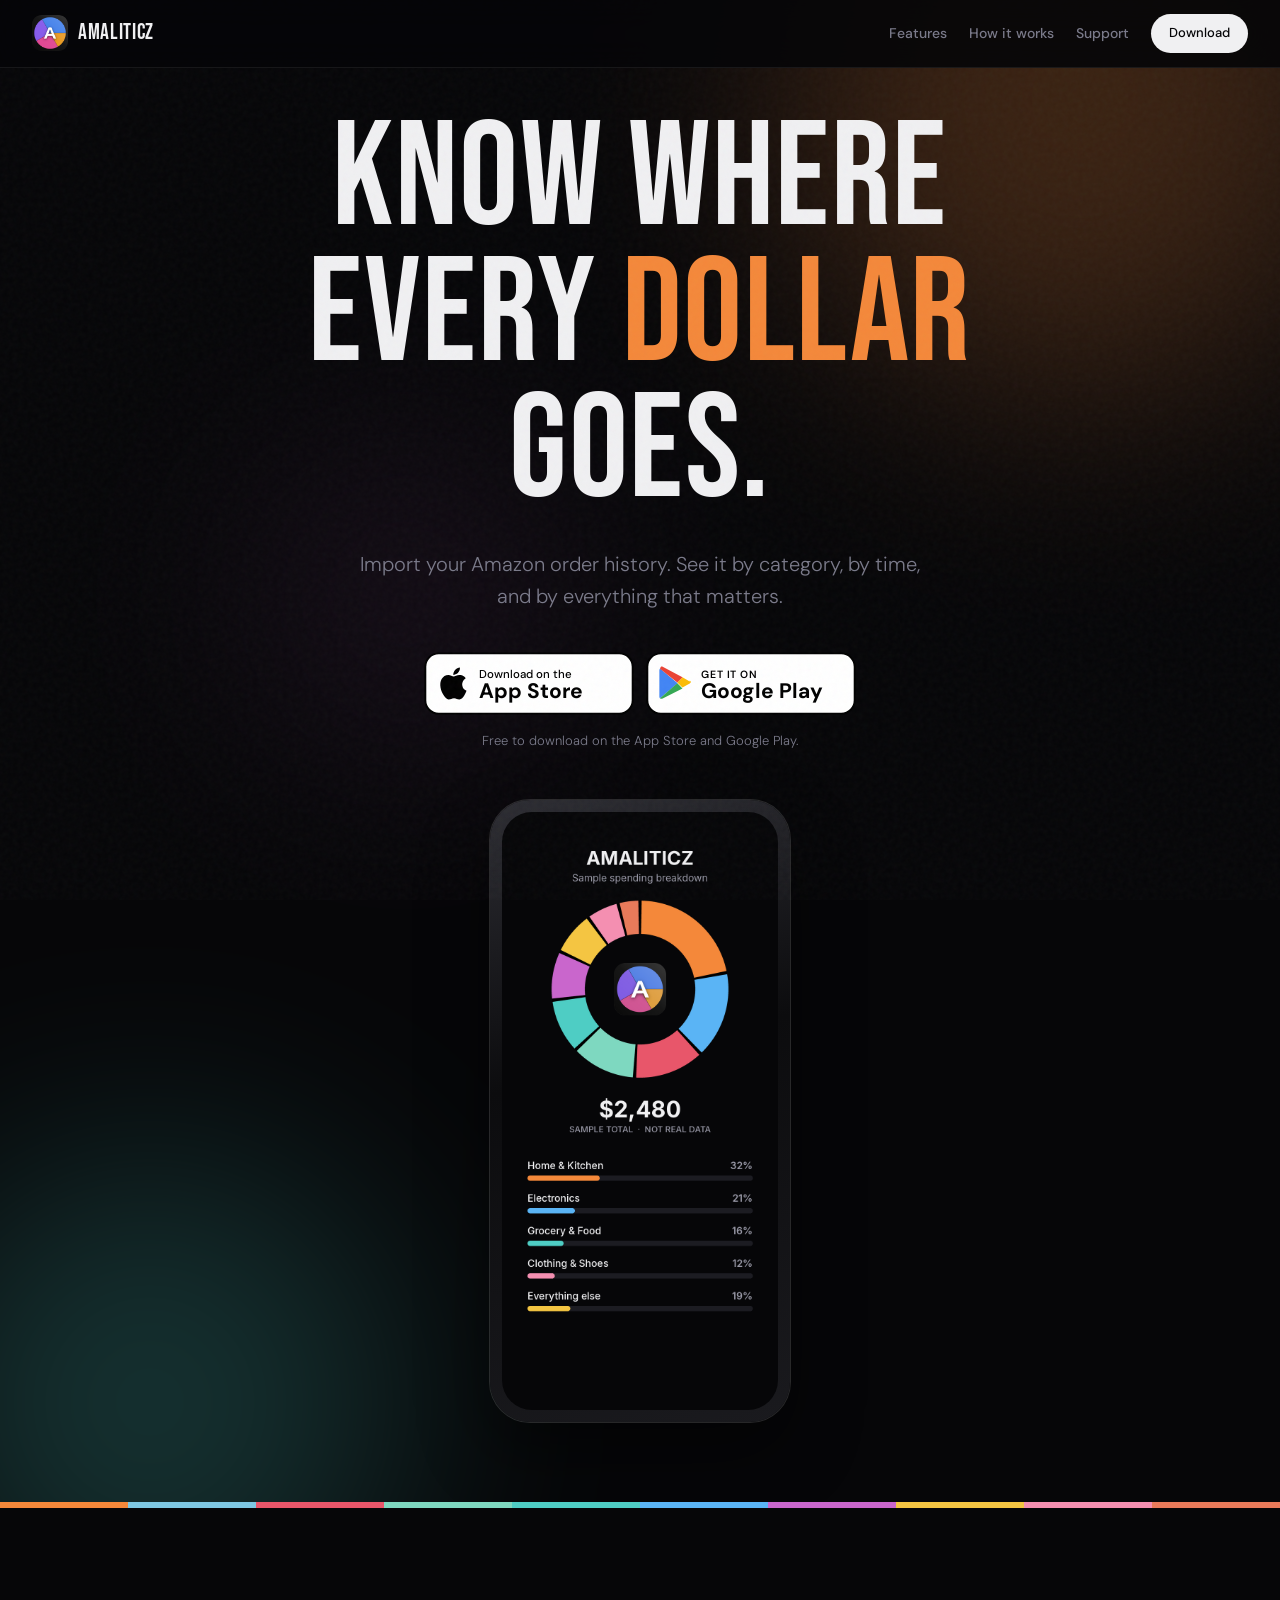
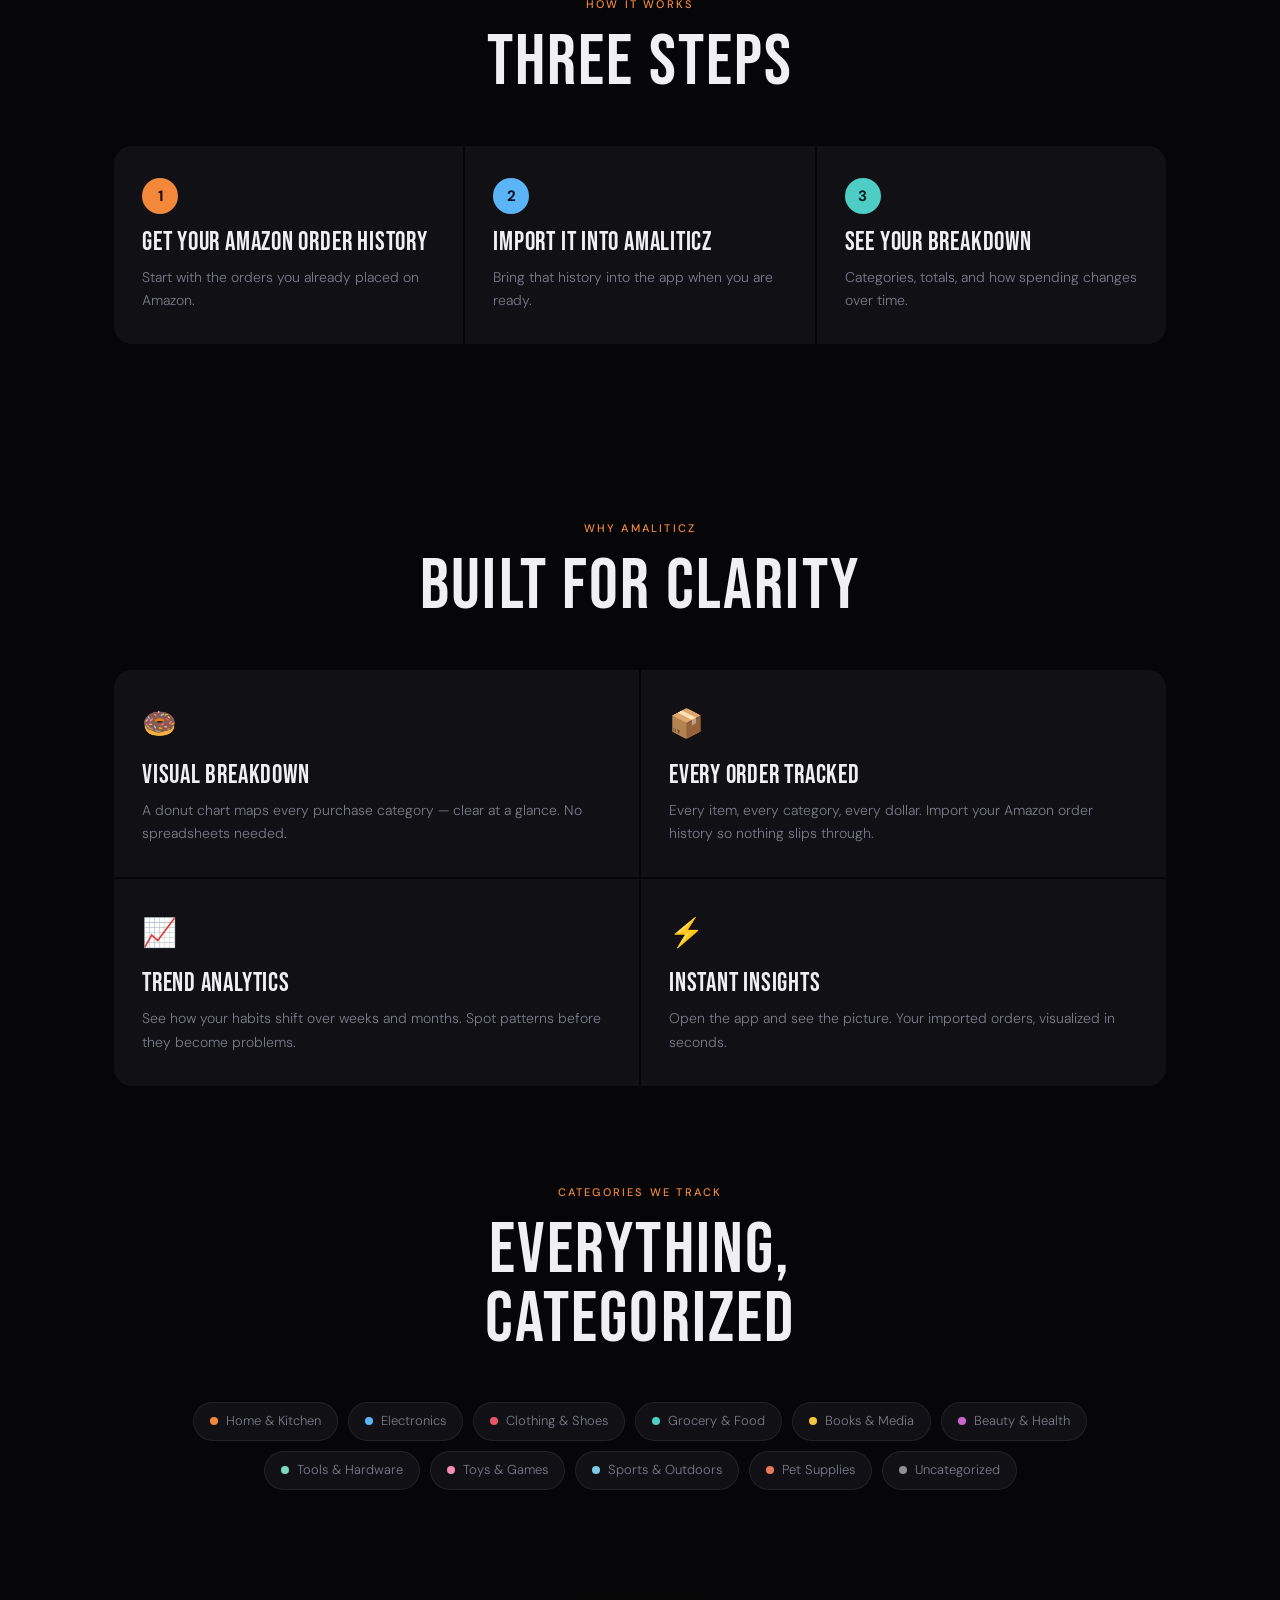
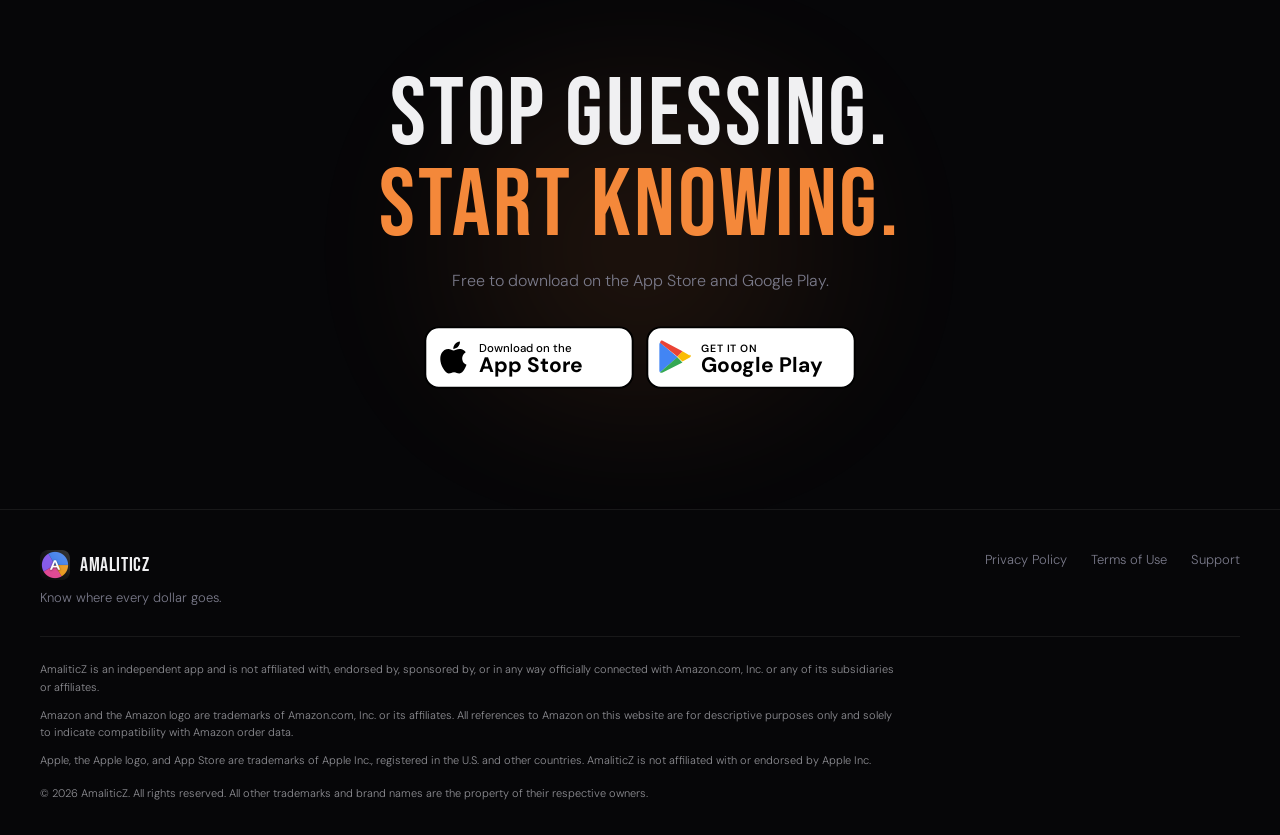
<file: index.html>
<!DOCTYPE html>
<html lang="en">
<head>
  <meta charset="UTF-8">
  <meta name="viewport" content="width=device-width, initial-scale=1.0">
  <script>document.documentElement.classList.add("js");</script>
  <title>AmaliticZ – Know Where Every Dollar Goes</title>
  <meta name="description" content="Import your Amazon order history and see where every dollar goes, by category and over time.">
  <meta name="theme-color" content="#060608">
  <link rel="icon" href="Amaliticz_Icon.png" type="image/png">
  <link rel="apple-touch-icon" href="Amaliticz_Icon.png">
  <meta property="og:title" content="AmaliticZ – Know Where Every Dollar Goes">
  <meta property="og:description" content="Import your Amazon order history and see where every dollar goes, by category and over time.">
  <meta property="og:type" content="website">
  <meta property="og:url" content="https://www.amaliticz.com/">
  <meta property="og:image" content="https://www.amaliticz.com/Amaliticz_Icon.png">
  <meta property="og:image:alt" content="AmaliticZ app icon">
  <meta name="twitter:card" content="summary">
  <meta name="twitter:title" content="AmaliticZ – Know Where Every Dollar Goes">
  <meta name="twitter:description" content="Import your Amazon order history and see where every dollar goes, by category and over time.">
  <meta name="twitter:image" content="https://www.amaliticz.com/Amaliticz_Icon.png">
  <meta name="twitter:image:alt" content="AmaliticZ app icon">
  <link rel="preconnect" href="https://fonts.googleapis.com">
  <link rel="preconnect" href="https://fonts.gstatic.com" crossorigin>
  <link href="https://fonts.googleapis.com/css2?family=Bebas+Neue&family=DM+Sans:ital,wght@0,300;0,400;0,500;0,600;0,700;1,300&display=swap" rel="stylesheet">
  <link rel="stylesheet" href="assets/site.css">
  <style>
    body.home { font-weight: 300; overflow-x: hidden; }

    .hero {
      min-height: 100dvh;
      display: flex;
      flex-direction: column;
      align-items: center;
      justify-content: flex-start;
      text-align: center;
      width: 100%;
      max-width: 100%;
      padding: 112px 24px 80px;
      position: relative;
      overflow: clip;
      box-sizing: border-box;
    }

    .glow {
      position: absolute;
      border-radius: 50%;
      filter: blur(120px);
      pointer-events: none;
      opacity: 0.22;
    }
    .glow-1 { width: 600px; height: 600px; background: var(--orange); top: -200px; right: -100px; }
    .glow-2 { width: 500px; height: 500px; background: var(--teal); bottom: -150px; left: -100px; }
    .glow-3 { width: 300px; height: 300px; background: var(--magenta); top: 30%; left: 20%; opacity: 0.1; }

    .hero-title {
      font-size: clamp(64px, 12vw, 148px);
      line-height: 0.92;
      letter-spacing: 0.01em;
      color: var(--text);
      position: relative;
      z-index: 1;
      max-width: 100%;
    }
    .hero-title .accent { color: var(--orange); }

    .hero-sub {
      font-size: clamp(16px, 2.2vw, 20px);
      color: var(--muted);
      max-width: 560px;
      margin: 28px auto 0;
      position: relative;
      z-index: 1;
    }

    .hero-actions {
      margin-top: 40px;
      display: flex;
      flex-direction: column;
      align-items: center;
      gap: 16px;
      position: relative;
      z-index: 1;
      width: 100%;
      max-width: 100%;
    }

    .hero-note {
      font-size: 13px;
      color: var(--muted);
    }

    .product-visual {
      margin-top: 48px;
      display: flex;
      justify-content: center;
      position: relative;
      z-index: 1;
    }

    .phone {
      width: min(300px, 78vw);
      padding: 12px;
      border-radius: 40px;
      background: linear-gradient(165deg, #2c2c32, #0c0c0e 42%, #1a1a1e);
      box-shadow: 0 0 0 1px rgba(255,255,255,0.14), 0 30px 70px rgba(0,0,0,0.45);
    }
    .phone-screen {
      border-radius: 30px;
      overflow: hidden;
      background: var(--bg);
      line-height: 0;
    }
    .phone-screen img { width: 100%; height: auto; display: block; }

    .color-bar { height: 6px; display: flex; width: 100%; overflow: hidden; position: relative; z-index: 1; }
    .color-bar span { flex: 1; transform-origin: left center; }

    .how, .features, .categories {
      position: relative;
      z-index: 1;
      max-width: 1100px;
      margin: 0 auto;
      padding: 88px 24px;
    }
    .categories { padding-top: 10px; padding-bottom: 100px; }

    .section-label {
      font-size: 11px;
      font-weight: 500;
      text-transform: uppercase;
      letter-spacing: 0.2em;
      color: var(--orange);
      margin-bottom: 16px;
      text-align: center;
      font-family: "DM Sans", sans-serif;
    }
    .section-title {
      font-size: clamp(40px, 6vw, 72px);
      text-align: center;
      line-height: 0.95;
      margin-bottom: 48px;
      color: var(--text);
    }

    .how-grid, .feature-grid { list-style: none; }

    .how-grid {
      display: grid;
      grid-template-columns: repeat(3, 1fr);
      gap: 2px;
    }
    .how-card, .feature-card {
      background: var(--surface);
      padding: 32px 28px;
      position: relative;
      overflow: hidden;
    }
    .how-card:first-child { border-radius: 18px 0 0 18px; }
    .how-card:last-child { border-radius: 0 18px 18px 0; }
    .how-num {
      width: 36px;
      height: 36px;
      border-radius: 50%;
      display: grid;
      place-items: center;
      font-family: "DM Sans", sans-serif;
      font-weight: 700;
      font-size: 15px;
      letter-spacing: 0;
      color: #1a0d05;
      background: var(--orange);
      margin-bottom: 16px;
    }
    .how-card:nth-child(2) .how-num { background: var(--blue); color: #061018; }
    .how-card:nth-child(3) .how-num { background: var(--teal); color: #04211f; }
    .how-card h3, .feature-card h3 {
      font-size: 26px;
      line-height: 1;
      margin-bottom: 10px;
      color: var(--text);
    }
    .how-card p, .feature-card p {
      font-size: 14px;
      color: var(--muted);
      line-height: 1.65;
    }

    .feature-grid {
      display: grid;
      grid-template-columns: repeat(2, 1fr);
      gap: 2px;
    }
    .feature-card:first-child { border-radius: 18px 0 0 0; }
    .feature-card:nth-child(2) { border-radius: 0 18px 0 0; }
    .feature-card:nth-child(3) { border-radius: 0 0 0 18px; }
    .feature-card:last-child { border-radius: 0 0 18px 0; }
    .feature-card:hover { background: #18181f; }
    .feature-card::before {
      content: "";
      position: absolute;
      top: 0; left: 0; right: 0;
      height: 2px;
      background: var(--accent, var(--orange));
      transform: scaleX(0);
      transform-origin: left;
      transition: transform 0.4s;
    }
    .feature-card:hover::before { transform: scaleX(1); }
    .feature-icon { font-size: 28px; margin-bottom: 16px; display: block; }

    .cat-grid {
      display: flex;
      flex-wrap: wrap;
      gap: 10px;
      justify-content: center;
      margin-top: 8px;
    }
    .cat-pill {
      display: flex;
      align-items: center;
      gap: 8px;
      background: var(--surface);
      border: 1px solid var(--border);
      border-radius: 100px;
      padding: 8px 16px;
      font-size: 13px;
      color: var(--muted);
    }
    .cat-pill:hover { border-color: var(--dot); color: var(--text); }
    .cat-dot {
      width: 8px;
      height: 8px;
      border-radius: 50%;
      background: var(--dot);
      flex-shrink: 0;
    }

    .cta-section {
      padding: 80px 24px 120px;
      text-align: center;
      position: relative;
      overflow: hidden;
      z-index: 1;
    }
    .cta-section .glow {
      width: 700px;
      height: 400px;
      background: radial-gradient(circle, var(--orange) 0%, transparent 70%);
      top: 50%;
      left: 50%;
      transform: translate(-50%, -50%);
      opacity: 0.12;
      filter: blur(60px);
    }
    .cta-title {
      font-size: clamp(48px, 8vw, 96px);
      line-height: 0.95;
      margin-bottom: 16px;
      position: relative;
      z-index: 1;
    }
    .cta-title .line2 { color: var(--orange); }
    .cta-sub {
      font-size: 16px;
      color: var(--muted);
      margin-bottom: 32px;
      position: relative;
      z-index: 1;
    }
    .cta-section .store-row { position: relative; z-index: 1; }

    #features, #how-it-works, #download { scroll-margin-top: 120px; }

    @media (prefers-reduced-motion: no-preference) {
      html.js .hero-title,
      html.js .hero-sub,
      html.js .hero-actions,
      html.js .product-visual {
        animation: fade-up 0.8s both;
      }
      html.js .hero-sub { animation-delay: 0.12s; }
      html.js .hero-actions { animation-delay: 0.22s; }
      html.js .product-visual { animation-delay: 0.34s; }
      html.js .color-bar span { animation: bar-grow 1.1s cubic-bezier(.22,1,.36,1) both; }
    }

    @media (max-width: 800px) {
      .how-grid { grid-template-columns: 1fr; }
      .how-card { border-radius: 0 !important; }
      .how-card:first-child { border-radius: 18px 18px 0 0 !important; }
      .how-card:last-child { border-radius: 0 0 18px 18px !important; }
    }

    @media (max-width: 720px) {
      .hero { padding: 148px 16px 48px; }
      .how, .features, .categories { padding-left: 16px; padding-right: 16px; }
      #features, #how-it-works, #download { scroll-margin-top: 156px; }
    }

    @media (max-height: 760px) {
      .hero {
        min-height: 0;
        padding-top: 96px;
        padding-bottom: 32px;
      }
      .hero-title {
        font-size: clamp(52px, 12vh, 112px);
        line-height: 0.95;
      }
      .hero-sub { margin-top: 14px; }
      .hero-actions { margin-top: 18px; }
      .product-visual { margin-top: 28px; }
    }

    @media (max-height: 760px) and (max-width: 720px) {
      .hero { padding-top: 148px; }
    }

    @media (max-width: 600px) {
      .feature-grid { grid-template-columns: 1fr; }
      .feature-card { border-radius: 0 !important; }
      .feature-card:first-child { border-radius: 18px 18px 0 0 !important; }
      .feature-card:last-child { border-radius: 0 0 18px 18px !important; }
    }
  </style>
</head>
<body class="home">

<nav class="site-nav" aria-label="Primary">
  <a class="nav-logo" href="/">
    <img src="Amaliticz_Icon.png" width="36" height="36" alt="">
    <span>AmaliticZ</span>
  </a>
  <div class="nav-links">
    <a href="#features">Features</a>
    <a href="#how-it-works">How it works</a>
    <a href="/support">Support</a>
  </div>
  <a class="nav-cta" href="#download">Download</a>
</nav>

<section class="hero">
  <div class="glow glow-1" aria-hidden="true"></div>
  <div class="glow glow-2" aria-hidden="true"></div>
  <div class="glow glow-3" aria-hidden="true"></div>

  <h1 class="hero-title">
    KNOW WHERE<br>
    EVERY <span class="accent">DOLLAR</span><br>
    GOES.
  </h1>

  <p class="hero-sub">
    Import your Amazon order history. See it by category, by time, and by everything that matters.
  </p>

  <div class="hero-actions" id="download">
    <div class="store-row">
      <a class="store-btn" href="https://apps.apple.com/us/app/amaliticz-purchase-insights/id6749656484">
        <svg viewBox="0 0 220 66" role="img" aria-label="Download on the App Store">
          <rect x="1.4" y="1.4" width="217.2" height="63.2" rx="14" fill="#fff" stroke="#000" stroke-width="2"/>
          <path transform="translate(16 15) scale(1.32)" fill="#000" d="M18.248 14.338c-.028-3.252 2.658-4.832 2.78-4.908-1.517-2.216-3.874-2.52-4.706-2.547-2-.207-3.916 1.19-4.93 1.19-1.013 0-2.574-1.164-4.232-1.132-2.165.033-4.17 1.273-5.284 3.218-2.259 3.92-.578 9.714 1.624 12.893 1.077 1.557 2.352 3.302 4.025 3.24 1.618-.066 2.226-1.047 4.183-1.047 1.957 0 2.514 1.047 4.228 1.012 1.74-.029 2.84-1.582 3.907-3.144a17.15 17.15 0 0 0 1.78-3.632c-4.164-1.592-3.37-6.144-3.375-6.143ZM15.02 4.99C15.927 3.895 16.546 2.41 16.375.895c-1.302.059-2.88.885-3.816 1.956-.836.949-1.576 2.484-1.378 3.942 1.453.113 2.934-.747 3.839-1.803Z"/>
          <text x="58" y="27" fill="#000" font-family="DM Sans, Arial, sans-serif" font-size="12" font-weight="500">Download on the</text>
          <text x="58" y="48" fill="#000" font-family="DM Sans, Arial, sans-serif" font-size="22" font-weight="700">App Store</text>
        </svg>
      </a>
      <a class="store-btn" href="https://play.google.com/store/apps/details?id=com.amaliticz.app">
        <svg viewBox="0 0 220 66" role="img" aria-label="Get it on Google Play">
          <rect x="1.4" y="1.4" width="217.2" height="63.2" rx="14" fill="#fff" stroke="#000" stroke-width="2"/>
          <g transform="translate(14 15) scale(1.12)">
            <path fill="#4285F4" d="M.5 2.2C.2 2.5 0 3 0 3.6v24.8c0 .6.2 1.1.5 1.4l.1.1L16.8 16v-.3L.6 2.1.5 2.2z"/>
            <path fill="#34A853" d="M21.6 20.7 16.8 15.9.6 29.8c.6.7 1.5.8 2.5.2l18.5-9.3z"/>
            <path fill="#FBBC04" d="M28.4 14.2 21.6 10.3 16.8 15.1l4.8 4.8 6.8-3.9c1.4-.8 1.4-2 0-2.8z"/>
            <path fill="#EA4335" d="M.6 2.2 16.8 15.1l4.8-4.8L3.1.4C2.1-.2 1.2-.1.6 2.2z"/>
          </g>
          <text x="58" y="27" fill="#000" font-family="DM Sans, Arial, sans-serif" font-size="11" font-weight="600" letter-spacing="0.6">GET IT ON</text>
          <text x="58" y="48" fill="#000" font-family="DM Sans, Arial, sans-serif" font-size="22" font-weight="700">Google Play</text>
        </svg>
      </a>
    </div>
    <p class="hero-note">Free to download on the App Store and Google Play.</p>
  </div>

  <div class="product-visual">
    <div class="phone">
      <div class="phone-screen">
        <img src="assets/app-screenshot.png" width="780" height="1688" alt="AmaliticZ spending breakdown">
      </div>
    </div>
  </div>
</section>

<div class="color-bar" aria-hidden="true">
  <span style="background:#f4883a; animation-delay:0s"></span>
  <span style="background:#7ec8e3; animation-delay:0.08s"></span>
  <span style="background:#e8566a; animation-delay:0.16s"></span>
  <span style="background:#7ed8c0; animation-delay:0.24s"></span>
  <span style="background:#4ecdc4; animation-delay:0.32s"></span>
  <span style="background:#5ab4f5; animation-delay:0.4s"></span>
  <span style="background:#c966cc; animation-delay:0.48s"></span>
  <span style="background:#f4c542; animation-delay:0.56s"></span>
  <span style="background:#f48fb1; animation-delay:0.64s"></span>
  <span style="background:#e87a5a; animation-delay:0.72s"></span>
</div>

<section class="how" id="how-it-works">
  <p class="section-label">How it works</p>
  <h2 class="section-title">THREE STEPS</h2>
  <ol class="how-grid">
    <li class="how-card">
      <span class="how-num">1</span>
      <h3>Get your Amazon order history</h3>
      <p>Start with the orders you already placed on Amazon.</p>
    </li>
    <li class="how-card">
      <span class="how-num">2</span>
      <h3>Import it into AmaliticZ</h3>
      <p>Bring that history into the app when you are ready.</p>
    </li>
    <li class="how-card">
      <span class="how-num">3</span>
      <h3>See your breakdown</h3>
      <p>Categories, totals, and how spending changes over time.</p>
    </li>
  </ol>
</section>

<section class="features" id="features">
  <p class="section-label">Why AmaliticZ</p>
  <h2 class="section-title">BUILT FOR CLARITY</h2>
  <div class="feature-grid">
    <article class="feature-card" style="--accent: var(--orange)">
      <span class="feature-icon" aria-hidden="true">🍩</span>
      <h3>Visual Breakdown</h3>
      <p>A donut chart maps every purchase category — clear at a glance. No spreadsheets needed.</p>
    </article>
    <article class="feature-card" style="--accent: var(--blue)">
      <span class="feature-icon" aria-hidden="true">📦</span>
      <h3>Every Order Tracked</h3>
      <p>Every item, every category, every dollar. Import your Amazon order history so nothing slips through.</p>
    </article>
    <article class="feature-card" style="--accent: var(--teal)">
      <span class="feature-icon" aria-hidden="true">📈</span>
      <h3>Trend Analytics</h3>
      <p>See how your habits shift over weeks and months. Spot patterns before they become problems.</p>
    </article>
    <article class="feature-card" style="--accent: var(--magenta)">
      <span class="feature-icon" aria-hidden="true">⚡</span>
      <h3>Instant Insights</h3>
      <p>Open the app and see the picture. Your imported orders, visualized in seconds.</p>
    </article>
  </div>
</section>

<section class="categories">
  <p class="section-label">Categories we track</p>
  <h2 class="section-title">EVERYTHING,<br>CATEGORIZED</h2>
  <div class="cat-grid">
    <div class="cat-pill" style="--dot: #f4883a"><div class="cat-dot"></div>Home &amp; Kitchen</div>
    <div class="cat-pill" style="--dot: #5ab4f5"><div class="cat-dot"></div>Electronics</div>
    <div class="cat-pill" style="--dot: #e8566a"><div class="cat-dot"></div>Clothing &amp; Shoes</div>
    <div class="cat-pill" style="--dot: #4ecdc4"><div class="cat-dot"></div>Grocery &amp; Food</div>
    <div class="cat-pill" style="--dot: #f4c542"><div class="cat-dot"></div>Books &amp; Media</div>
    <div class="cat-pill" style="--dot: #c966cc"><div class="cat-dot"></div>Beauty &amp; Health</div>
    <div class="cat-pill" style="--dot: #7ed8c0"><div class="cat-dot"></div>Tools &amp; Hardware</div>
    <div class="cat-pill" style="--dot: #f48fb1"><div class="cat-dot"></div>Toys &amp; Games</div>
    <div class="cat-pill" style="--dot: #7ec8e3"><div class="cat-dot"></div>Sports &amp; Outdoors</div>
    <div class="cat-pill" style="--dot: #e87a5a"><div class="cat-dot"></div>Pet Supplies</div>
    <div class="cat-pill" style="--dot: #8e8e93"><div class="cat-dot"></div>Uncategorized</div>
  </div>
</section>

<section class="cta-section">
  <div class="glow" aria-hidden="true"></div>
  <h2 class="cta-title">
    STOP GUESSING.<br>
    <span class="line2">START KNOWING.</span>
  </h2>
  <p class="cta-sub">Free to download on the App Store and Google Play.</p>
  <div class="store-row">
    <a class="store-btn" href="https://apps.apple.com/us/app/amaliticz-purchase-insights/id6749656484">
      <svg viewBox="0 0 220 66" role="img" aria-label="Download on the App Store">
        <rect x="1.4" y="1.4" width="217.2" height="63.2" rx="14" fill="#fff" stroke="#000" stroke-width="2"/>
        <path transform="translate(16 15) scale(1.32)" fill="#000" d="M18.248 14.338c-.028-3.252 2.658-4.832 2.78-4.908-1.517-2.216-3.874-2.52-4.706-2.547-2-.207-3.916 1.19-4.93 1.19-1.013 0-2.574-1.164-4.232-1.132-2.165.033-4.17 1.273-5.284 3.218-2.259 3.92-.578 9.714 1.624 12.893 1.077 1.557 2.352 3.302 4.025 3.24 1.618-.066 2.226-1.047 4.183-1.047 1.957 0 2.514 1.047 4.228 1.012 1.74-.029 2.84-1.582 3.907-3.144a17.15 17.15 0 0 0 1.78-3.632c-4.164-1.592-3.37-6.144-3.375-6.143ZM15.02 4.99C15.927 3.895 16.546 2.41 16.375.895c-1.302.059-2.88.885-3.816 1.956-.836.949-1.576 2.484-1.378 3.942 1.453.113 2.934-.747 3.839-1.803Z"/>
        <text x="58" y="27" fill="#000" font-family="DM Sans, Arial, sans-serif" font-size="12" font-weight="500">Download on the</text>
        <text x="58" y="48" fill="#000" font-family="DM Sans, Arial, sans-serif" font-size="22" font-weight="700">App Store</text>
      </svg>
    </a>
    <a class="store-btn" href="https://play.google.com/store/apps/details?id=com.amaliticz.app">
      <svg viewBox="0 0 220 66" role="img" aria-label="Get it on Google Play">
        <rect x="1.4" y="1.4" width="217.2" height="63.2" rx="14" fill="#fff" stroke="#000" stroke-width="2"/>
        <g transform="translate(14 15) scale(1.12)">
          <path fill="#4285F4" d="M.5 2.2C.2 2.5 0 3 0 3.6v24.8c0 .6.2 1.1.5 1.4l.1.1L16.8 16v-.3L.6 2.1.5 2.2z"/>
          <path fill="#34A853" d="M21.6 20.7 16.8 15.9.6 29.8c.6.7 1.5.8 2.5.2l18.5-9.3z"/>
          <path fill="#FBBC04" d="M28.4 14.2 21.6 10.3 16.8 15.1l4.8 4.8 6.8-3.9c1.4-.8 1.4-2 0-2.8z"/>
          <path fill="#EA4335" d="M.6 2.2 16.8 15.1l4.8-4.8L3.1.4C2.1-.2 1.2-.1.6 2.2z"/>
        </g>
        <text x="58" y="27" fill="#000" font-family="DM Sans, Arial, sans-serif" font-size="11" font-weight="600" letter-spacing="0.6">GET IT ON</text>
        <text x="58" y="48" fill="#000" font-family="DM Sans, Arial, sans-serif" font-size="22" font-weight="700">Google Play</text>
      </svg>
    </a>
  </div>
</section>

<footer class="site-footer">
  <div class="footer-top">
    <div class="footer-brand">
      <a class="footer-logo" href="/">
        <img src="Amaliticz_Icon.png" width="30" height="30" alt="">
        <span>AmaliticZ</span>
      </a>
      <p class="footer-tagline">Know where every dollar goes.</p>
    </div>
    <nav class="footer-links" aria-label="Footer">
      <a href="/privacy">Privacy Policy</a>
      <a href="/terms">Terms of Use</a>
      <a href="https://www.amaliticz.com/support">Support</a>
    </nav>
  </div>
  <div class="footer-divider"></div>
  <div class="footer-legal">
    <p>AmaliticZ is an independent app and is not affiliated with, endorsed by, sponsored by, or in any way officially connected with Amazon.com, Inc. or any of its subsidiaries or affiliates.</p>
    <p>Amazon and the Amazon logo are trademarks of Amazon.com, Inc. or its affiliates. All references to Amazon on this website are for descriptive purposes only and solely to indicate compatibility with Amazon order data.</p>
    <p>Apple, the Apple logo, and App Store are trademarks of Apple Inc., registered in the U.S. and other countries. AmaliticZ is not affiliated with or endorsed by Apple Inc.</p>
    <p class="footer-copy">&copy; 2026 AmaliticZ. All rights reserved. All other trademarks and brand names are the property of their respective owners.</p>
  </div>
</footer>

<script>
  (function () {
    if (window.matchMedia("(prefers-reduced-motion: reduce)").matches) return;
    if (!("IntersectionObserver" in window)) return;
    var nodes = document.querySelectorAll(".feature-card, .cat-pill, .how-card, .section-label, .section-title");
    var observer = new IntersectionObserver(function (entries) {
      entries.forEach(function (entry, i) {
        if (!entry.isIntersecting) return;
        entry.target.style.animation = "fade-up 0.6s " + (i * 0.06) + "s both";
        observer.unobserve(entry.target);
      });
    }, { threshold: 0.12 });
    nodes.forEach(function (el) {
      el.style.opacity = "0";
      observer.observe(el);
    });
  })();
</script>

</body>
</html>
</file>
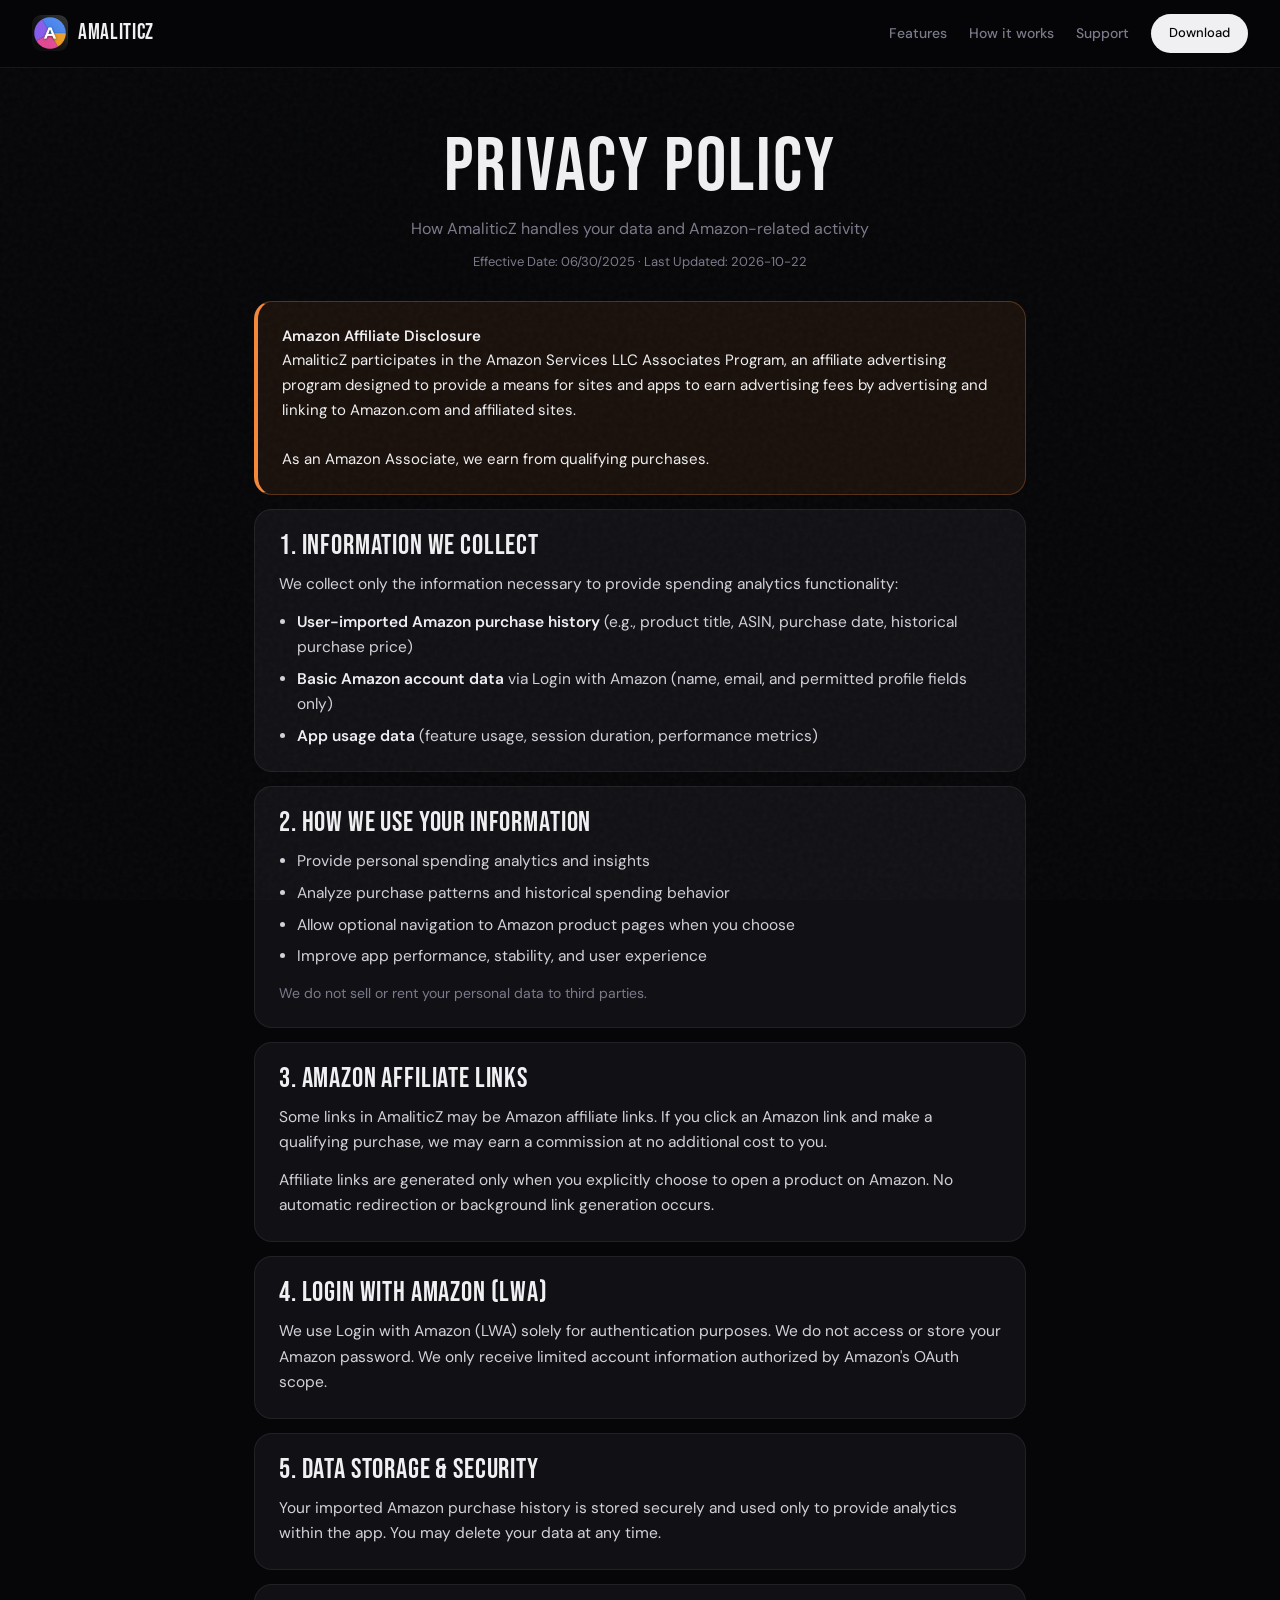
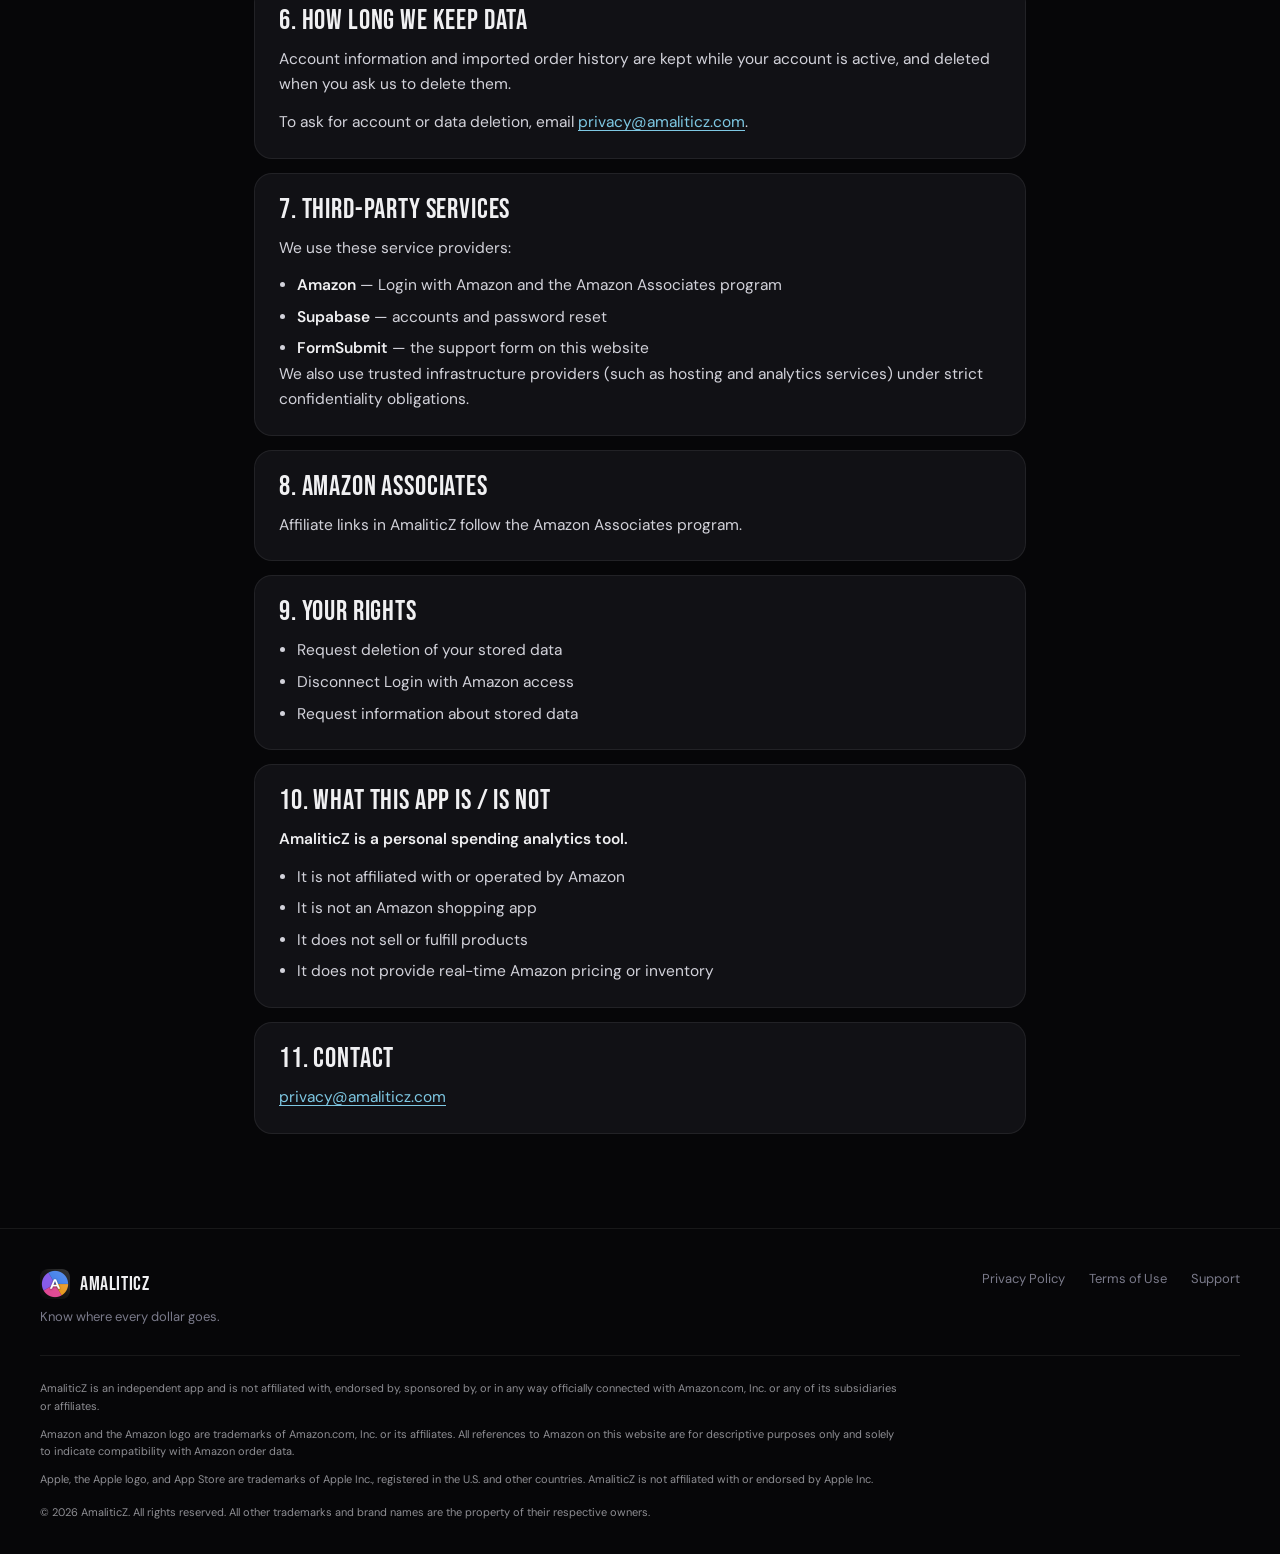
<file: privacy/index.html>
<!DOCTYPE html>
<html lang="en">
<head>
  <meta charset="UTF-8">
  <meta name="viewport" content="width=device-width, initial-scale=1.0">
  <script>document.documentElement.classList.add("js");</script>
  <title>Privacy Policy – AmaliticZ</title>
  <meta name="description" content="How AmaliticZ handles your data and Amazon-related activity.">
  <meta name="theme-color" content="#060608">
  <link rel="icon" href="../Amaliticz_Icon.png" type="image/png">
  <link rel="apple-touch-icon" href="../Amaliticz_Icon.png">
  <link rel="preconnect" href="https://fonts.googleapis.com">
  <link rel="preconnect" href="https://fonts.gstatic.com" crossorigin>
  <link href="https://fonts.googleapis.com/css2?family=Bebas+Neue&family=DM+Sans:ital,wght@0,300;0,400;0,500;0,600;0,700;1,300&display=swap" rel="stylesheet">
  <link rel="stylesheet" href="../assets/site.css">
</head>
<body>

<nav class="site-nav" aria-label="Primary">
  <a class="nav-logo" href="/">
    <img src="../Amaliticz_Icon.png" width="36" height="36" alt="">
    <span>AmaliticZ</span>
  </a>
  <div class="nav-links">
    <a href="/#features">Features</a>
    <a href="/#how-it-works">How it works</a>
    <a href="/support">Support</a>
  </div>
  <a class="nav-cta" href="/#download">Download</a>
</nav>

<main class="legal">
  <header class="legal-header">
    <h1>Privacy Policy</h1>
    <p class="legal-lead">How AmaliticZ handles your data and Amazon-related activity</p>
    <p class="legal-meta">Effective Date: 06/30/2025 · Last Updated: 2026-10-22</p>
  </header>

  <div class="legal-notice">
    <strong>Amazon Affiliate Disclosure</strong><br>
    AmaliticZ participates in the Amazon Services LLC Associates Program, an affiliate advertising program designed to provide a means for sites and apps to earn advertising fees by advertising and linking to Amazon.com and affiliated sites.
    <br><br>
    As an Amazon Associate, we earn from qualifying purchases.
  </div>

  <section class="legal-card">
    <h2>1. Information We Collect</h2>
    <p>We collect only the information necessary to provide spending analytics functionality:</p>
    <ul>
      <li><strong>User-imported Amazon purchase history</strong> (e.g., product title, ASIN, purchase date, historical purchase price)</li>
      <li><strong>Basic Amazon account data</strong> via Login with Amazon (name, email, and permitted profile fields only)</li>
      <li><strong>App usage data</strong> (feature usage, session duration, performance metrics)</li>
    </ul>
  </section>

  <section class="legal-card">
    <h2>2. How We Use Your Information</h2>
    <ul>
      <li>Provide personal spending analytics and insights</li>
      <li>Analyze purchase patterns and historical spending behavior</li>
      <li>Allow optional navigation to Amazon product pages when you choose</li>
      <li>Improve app performance, stability, and user experience</li>
    </ul>
    <p class="small">We do not sell or rent your personal data to third parties.</p>
  </section>

  <section class="legal-card">
    <h2>3. Amazon Affiliate Links</h2>
    <p>Some links in AmaliticZ may be Amazon affiliate links. If you click an Amazon link and make a qualifying purchase, we may earn a commission at no additional cost to you.</p>
    <p>Affiliate links are generated only when you explicitly choose to open a product on Amazon. No automatic redirection or background link generation occurs.</p>
  </section>

  <section class="legal-card">
    <h2>4. Login with Amazon (LWA)</h2>
    <p>We use Login with Amazon (LWA) solely for authentication purposes. We do not access or store your Amazon password. We only receive limited account information authorized by Amazon's OAuth scope.</p>
  </section>

  <section class="legal-card">
    <h2>5. Data Storage &amp; Security</h2>
    <p>Your imported Amazon purchase history is stored securely and used only to provide analytics within the app. You may delete your data at any time.</p>
  </section>

  <section class="legal-card">
    <h2>6. How Long We Keep Data</h2>
    <p>Account information and imported order history are kept while your account is active, and deleted when you ask us to delete them.</p>
    <p>To ask for account or data deletion, email <a href="mailto:privacy@amaliticz.com">privacy@amaliticz.com</a>.</p>
  </section>

  <section class="legal-card">
    <h2>7. Third-Party Services</h2>
    <p>We use these service providers:</p>
    <ul>
      <li><strong>Amazon</strong> — Login with Amazon and the Amazon Associates program</li>
      <li><strong>Supabase</strong> — accounts and password reset</li>
      <li><strong>FormSubmit</strong> — the support form on this website</li>
    </ul>
    <p>We also use trusted infrastructure providers (such as hosting and analytics services) under strict confidentiality obligations.</p>
  </section>

  <section class="legal-card">
    <h2>8. Amazon Associates</h2>
    <p>Affiliate links in AmaliticZ follow the Amazon Associates program.</p>
  </section>

  <section class="legal-card">
    <h2>9. Your Rights</h2>
    <ul>
      <li>Request deletion of your stored data</li>
      <li>Disconnect Login with Amazon access</li>
      <li>Request information about stored data</li>
    </ul>
  </section>

  <section class="legal-card">
    <h2>10. What This App Is / Is Not</h2>
    <p><strong>AmaliticZ is a personal spending analytics tool.</strong></p>
    <ul>
      <li>It is not affiliated with or operated by Amazon</li>
      <li>It is not an Amazon shopping app</li>
      <li>It does not sell or fulfill products</li>
      <li>It does not provide real-time Amazon pricing or inventory</li>
    </ul>
  </section>

  <section class="legal-card">
    <h2>11. Contact</h2>
    <p><a href="mailto:privacy@amaliticz.com">privacy@amaliticz.com</a></p>
  </section>
</main>

<footer class="site-footer">
  <div class="footer-top">
    <div class="footer-brand">
      <a class="footer-logo" href="/">
        <img src="../Amaliticz_Icon.png" width="30" height="30" alt="">
        <span>AmaliticZ</span>
      </a>
      <p class="footer-tagline">Know where every dollar goes.</p>
    </div>
    <nav class="footer-links" aria-label="Footer">
      <a href="/privacy">Privacy Policy</a>
      <a href="/terms">Terms of Use</a>
      <a href="https://www.amaliticz.com/support">Support</a>
    </nav>
  </div>
  <div class="footer-divider"></div>
  <div class="footer-legal">
    <p>AmaliticZ is an independent app and is not affiliated with, endorsed by, sponsored by, or in any way officially connected with Amazon.com, Inc. or any of its subsidiaries or affiliates.</p>
    <p>Amazon and the Amazon logo are trademarks of Amazon.com, Inc. or its affiliates. All references to Amazon on this website are for descriptive purposes only and solely to indicate compatibility with Amazon order data.</p>
    <p>Apple, the Apple logo, and App Store are trademarks of Apple Inc., registered in the U.S. and other countries. AmaliticZ is not affiliated with or endorsed by Apple Inc.</p>
    <p class="footer-copy">&copy; 2026 AmaliticZ. All rights reserved. All other trademarks and brand names are the property of their respective owners.</p>
  </div>
</footer>

</body>
</html>
</file>
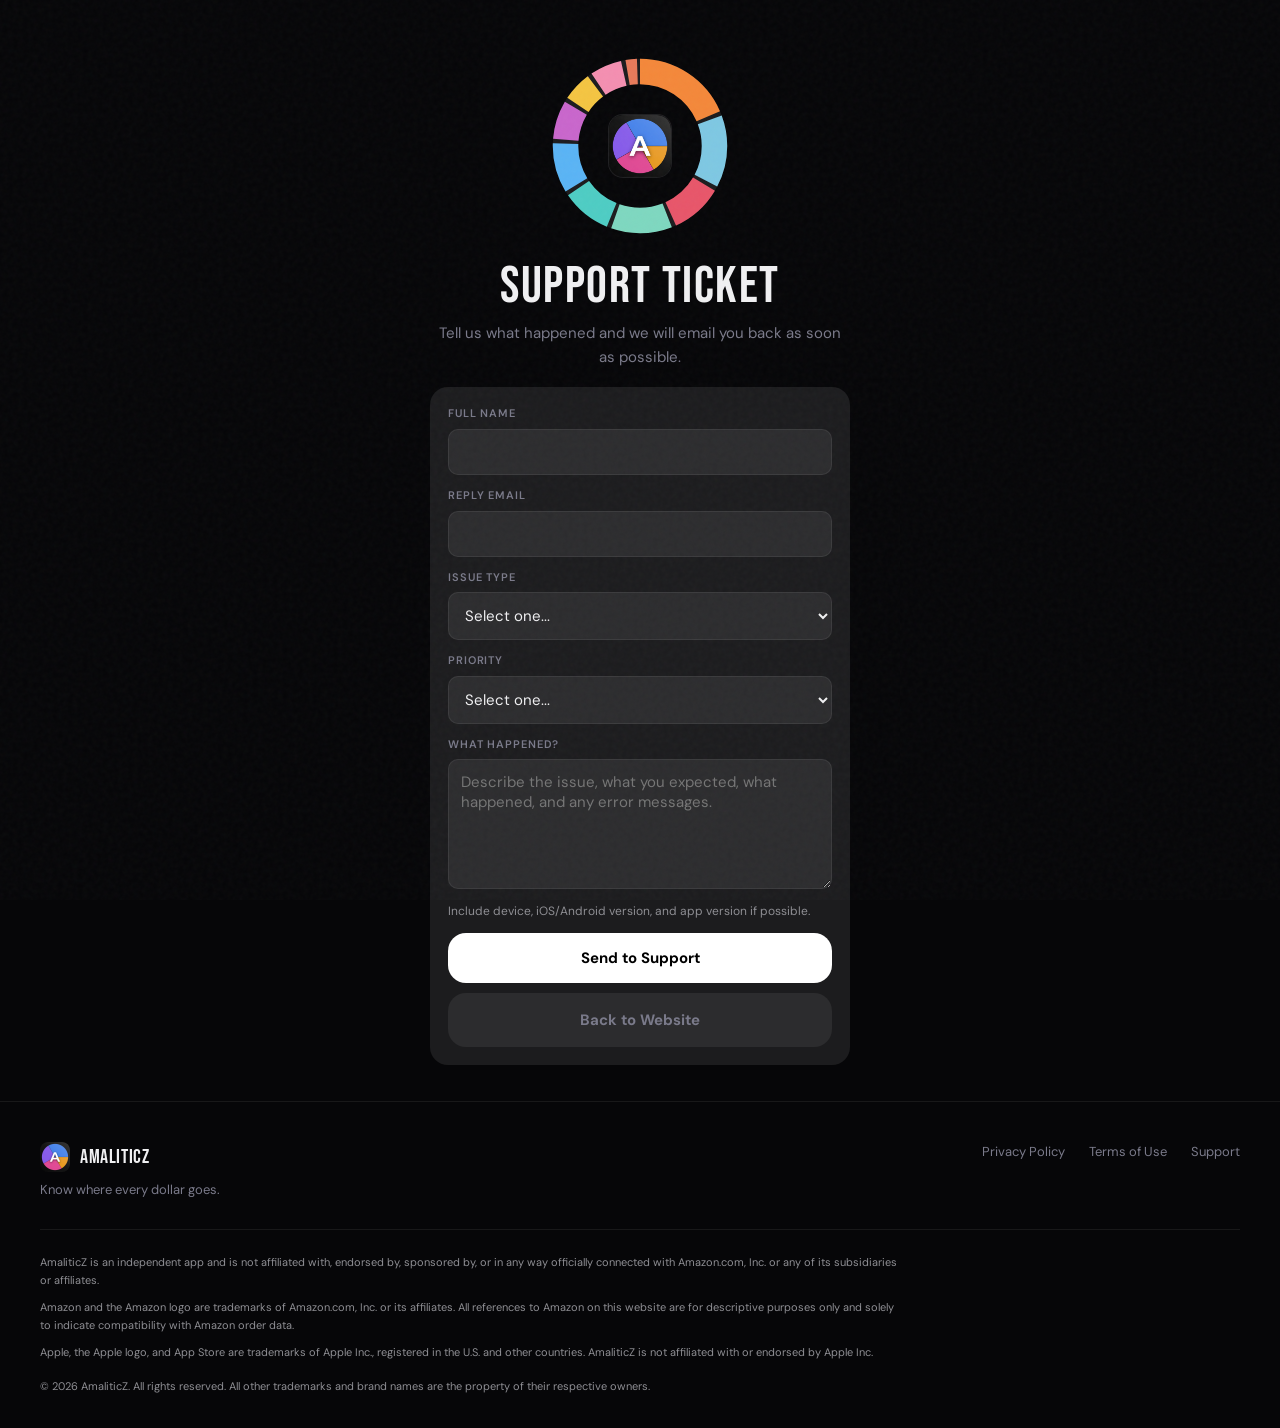
<file: support/index.html>
<!DOCTYPE html>
<html lang="en">
<head>
  <meta charset="UTF-8">
  <meta name="viewport" content="width=device-width, initial-scale=1.0">
  <script>document.documentElement.classList.add("js");</script>
  <title>Support - AmaliticZ</title>
  <meta name="robots" content="noindex, nofollow">
  <meta name="theme-color" content="#060608">
  <link rel="icon" href="../Amaliticz_Icon.png" type="image/png">
  <link rel="apple-touch-icon" href="../Amaliticz_Icon.png">
  <link rel="preconnect" href="https://fonts.googleapis.com">
  <link rel="preconnect" href="https://fonts.gstatic.com" crossorigin>
  <link href="https://fonts.googleapis.com/css2?family=Bebas+Neue&family=DM+Sans:ital,wght@0,300;0,400;0,500;0,600;0,700;1,300&display=swap" rel="stylesheet">
  <link rel="stylesheet" href="../assets/site.css">
  <style>
    .wrap {
      width: 100%;
      max-width: 420px;
      display: flex;
      flex-direction: column;
      align-items: center;
    }

    .donut-wrap {
      position: relative;
      width: 196px;
      height: 196px;
      margin-bottom: 18px;
    }

    .donut-wrap svg {
      width: 100%;
      height: 100%;
      transform: rotate(-90deg);
    }

    .donut-center {
      position: absolute;
      inset: 0;
      display: grid;
      place-items: center;
    }

    .logo {
      width: 62px;
      height: 62px;
      border-radius: 14px;
      box-shadow: 0 0 0 1px rgba(255,255,255,0.1);
    }

    h1 {
      font-size: clamp(40px, 12vw, 52px);
      text-align: center;
      line-height: 0.95;
      margin-bottom: 10px;
    }

    .sub {
      font-size: 15px;
      color: var(--muted);
      text-align: center;
      line-height: 1.6;
      margin-bottom: 18px;
    }

    .card {
      width: 100%;
      background: var(--card);
      border-radius: var(--radius);
      padding: 18px;
    }

    .alert {
      display: none;
      border-radius: 10px;
      padding: 10px 12px;
      margin-bottom: 12px;
      font-size: 13px;
      line-height: 1.45;
    }
    .alert.visible { display: block; }
    .alert-error {
      background: rgba(232,86,106,.12);
      border: 1px solid rgba(232,86,106,.25);
      color: #f8b7c8;
    }
    .alert-success {
      background: rgba(78,205,196,.12);
      border: 1px solid rgba(78,205,196,.25);
      color: #93efe5;
    }

    .field { margin-bottom: 12px; }
    label {
      display: block;
      font-size: 11px;
      font-weight: 600;
      text-transform: uppercase;
      letter-spacing: .08em;
      color: var(--muted);
      margin-bottom: 6px;
      font-family: "DM Sans", sans-serif;
    }

    input, select, textarea {
      width: 100%;
      background: var(--surface2);
      border: 1px solid var(--border);
      color: var(--text);
      border-radius: 10px;
      padding: 12px;
      font-size: 15px;
    }
    input:focus, select:focus, textarea:focus {
      border-color: var(--orange);
      outline: 2px solid var(--orange);
      outline-offset: 2px;
    }
    textarea { min-height: 130px; resize: vertical; }

    .hint { font-size: 12px; color: var(--muted2); margin-top: 5px; }

    .btn {
      width: 100%;
      border: 0;
      border-radius: var(--radius);
      padding: 15px;
      font-size: 15px;
      font-weight: 700;
      cursor: pointer;
      text-align: center;
      text-decoration: none;
      display: block;
    }
    .btn-primary { background: #fff; color: #000; margin-top: 6px; }
    .btn-secondary { background: var(--surface2); color: var(--muted); margin-top: 10px; }
    .btn-primary:visited { color: #000; }
    .btn-secondary:visited { color: var(--muted); }
    .btn:active { transform: scale(.98); }
    .btn:disabled { opacity: .45; cursor: not-allowed; }
  </style>
</head>
<body class="app-body">
  <main class="app-main">
    <div class="wrap">
      <div class="donut-wrap">
        <svg viewBox="0 0 100 100" aria-hidden="true">
          <circle cx="50" cy="50" r="38" fill="none" stroke="#1c1c1e" stroke-width="13"/>
          <circle class="seg" cx="50" cy="50" r="38" fill="none" stroke="#f4883a" stroke-width="13" stroke-dashoffset="0" style="--len:44"/>
          <circle class="seg" cx="50" cy="50" r="38" fill="none" stroke="#7ec8e3" stroke-width="13" stroke-dashoffset="-46" style="--len:32"/>
          <circle class="seg" cx="50" cy="50" r="38" fill="none" stroke="#e8566a" stroke-width="13" stroke-dashoffset="-80" style="--len:23"/>
          <circle class="seg" cx="50" cy="50" r="38" fill="none" stroke="#7ed8c0" stroke-width="13" stroke-dashoffset="-105" style="--len:27"/>
          <circle class="seg" cx="50" cy="50" r="38" fill="none" stroke="#4ecdc4" stroke-width="13" stroke-dashoffset="-134" style="--len:22"/>
          <circle class="seg" cx="50" cy="50" r="38" fill="none" stroke="#5ab4f5" stroke-width="13" stroke-dashoffset="-158" style="--len:22"/>
          <circle class="seg" cx="50" cy="50" r="38" fill="none" stroke="#c966cc" stroke-width="13" stroke-dashoffset="-182" style="--len:17"/>
          <circle class="seg" cx="50" cy="50" r="38" fill="none" stroke="#f4c542" stroke-width="13" stroke-dashoffset="-201" style="--len:13"/>
          <circle class="seg" cx="50" cy="50" r="38" fill="none" stroke="#f48fb1" stroke-width="13" stroke-dashoffset="-216" style="--len:14"/>
          <circle class="seg" cx="50" cy="50" r="38" fill="none" stroke="#e87a5a" stroke-width="13" stroke-dashoffset="-232" style="--len:5"/>
        </svg>
        <div class="donut-center">
          <img class="logo" src="../Amaliticz_Icon.png" width="62" height="62" alt="AmaliticZ">
        </div>
      </div>

      <h1>Support Ticket</h1>
      <p class="sub">Tell us what happened and we will email you back as soon as possible.</p>

      <div class="card">
        <div id="error" class="alert alert-error"></div>
        <div id="success" class="alert alert-success"></div>

        <form id="support-form" action="https://formsubmit.co/support@amaliticz.com" method="POST">
          <input type="hidden" name="_subject" value="AmaliticZ Support Intake">
          <input type="hidden" name="_template" value="table">
          <input type="hidden" name="_captcha" value="true">
          <input type="text" name="_honey" style="display:none" tabindex="-1" autocomplete="off">

          <div class="field">
            <label for="name">Full Name</label>
            <input id="name" name="name" type="text" required maxlength="120">
          </div>

          <div class="field">
            <label for="email">Reply Email</label>
            <input id="email" name="email" type="email" required maxlength="160">
          </div>

          <div class="field">
            <label for="category">Issue Type</label>
            <select id="category" name="category" required>
              <option value="">Select one...</option>
              <option>Login / Account Access</option>
              <option>Password Reset</option>
              <option>Billing / Subscription</option>
              <option>Bug / App Issue</option>
              <option>Feature Request</option>
              <option>Other</option>
            </select>
          </div>

          <div class="field">
            <label for="priority">Priority</label>
            <select id="priority" name="priority" required>
              <option value="">Select one...</option>
              <option>Low</option>
              <option>Medium</option>
              <option>High</option>
              <option>Urgent</option>
            </select>
          </div>

          <div class="field">
            <label for="message">What Happened?</label>
            <textarea id="message" name="message" required maxlength="4000" placeholder="Describe the issue, what you expected, what happened, and any error messages."></textarea>
            <p class="hint">Include device, iOS/Android version, and app version if possible.</p>
          </div>

          <button id="submit-btn" class="btn btn-primary" type="submit">Send to Support</button>
        </form>

        <a class="btn btn-secondary" href="https://www.amaliticz.com">Back to Website</a>
      </div>
    </div>
  </main>

  <footer class="site-footer">
    <div class="footer-top">
      <div class="footer-brand">
        <a class="footer-logo" href="/">
          <img src="../Amaliticz_Icon.png" width="30" height="30" alt="">
          <span>AmaliticZ</span>
        </a>
        <p class="footer-tagline">Know where every dollar goes.</p>
      </div>
      <nav class="footer-links" aria-label="Footer">
        <a href="/privacy">Privacy Policy</a>
        <a href="/terms">Terms of Use</a>
        <a href="https://www.amaliticz.com/support">Support</a>
      </nav>
    </div>
    <div class="footer-divider"></div>
    <div class="footer-legal">
      <p>AmaliticZ is an independent app and is not affiliated with, endorsed by, sponsored by, or in any way officially connected with Amazon.com, Inc. or any of its subsidiaries or affiliates.</p>
      <p>Amazon and the Amazon logo are trademarks of Amazon.com, Inc. or its affiliates. All references to Amazon on this website are for descriptive purposes only and solely to indicate compatibility with Amazon order data.</p>
      <p>Apple, the Apple logo, and App Store are trademarks of Apple Inc., registered in the U.S. and other countries. AmaliticZ is not affiliated with or endorsed by Apple Inc.</p>
      <p class="footer-copy">&copy; 2026 AmaliticZ. All rights reserved. All other trademarks and brand names are the property of their respective owners.</p>
    </div>
  </footer>

  <script>
    const form = document.getElementById("support-form");
    const submitBtn = document.getElementById("submit-btn");
    const errorEl = document.getElementById("error");
    const successEl = document.getElementById("success");

    function setError(msg) {
      errorEl.textContent = msg;
      errorEl.classList.add("visible");
      successEl.classList.remove("visible");
    }

    function setSuccess(msg) {
      successEl.textContent = msg;
      successEl.classList.add("visible");
      errorEl.classList.remove("visible");
    }

    function clearAlerts() {
      errorEl.classList.remove("visible");
      successEl.classList.remove("visible");
    }

    function setSubmitting(isSubmitting) {
      submitBtn.disabled = isSubmitting;
      submitBtn.textContent = isSubmitting ? "Sending..." : "Send to Support";
    }

    form.addEventListener("submit", async (e) => {
      e.preventDefault();
      clearAlerts();

      const data = new FormData(form);
      if (!data.get("name") || !data.get("email") || !data.get("category") || !data.get("priority") || !data.get("message")) {
        setError("Please fill in all required fields.");
        return;
      }

      setSubmitting(true);

      const controller = new AbortController();
      const timeoutId = setTimeout(() => controller.abort(), 12000);

      try {
        const res = await fetch(form.action, {
          method: "POST",
          body: data,
          headers: { "Accept": "application/json" },
          signal: controller.signal
        });

        clearTimeout(timeoutId);

        if (!res.ok) throw new Error("Submit failed");

        form.reset();
        setSuccess("Thanks. Your support request was sent to support@amaliticz.com.");
      } catch (err) {
        if (err && err.name === "AbortError") {
          setError("Request timed out. Please try again, or email support@amaliticz.com directly.");
        } else {
          setError("Could not send right now. Please try again, or email support@amaliticz.com directly.");
        }
      } finally {
        clearTimeout(timeoutId);
        setSubmitting(false);
      }
    });
  </script>
</body>
</html>
</file>
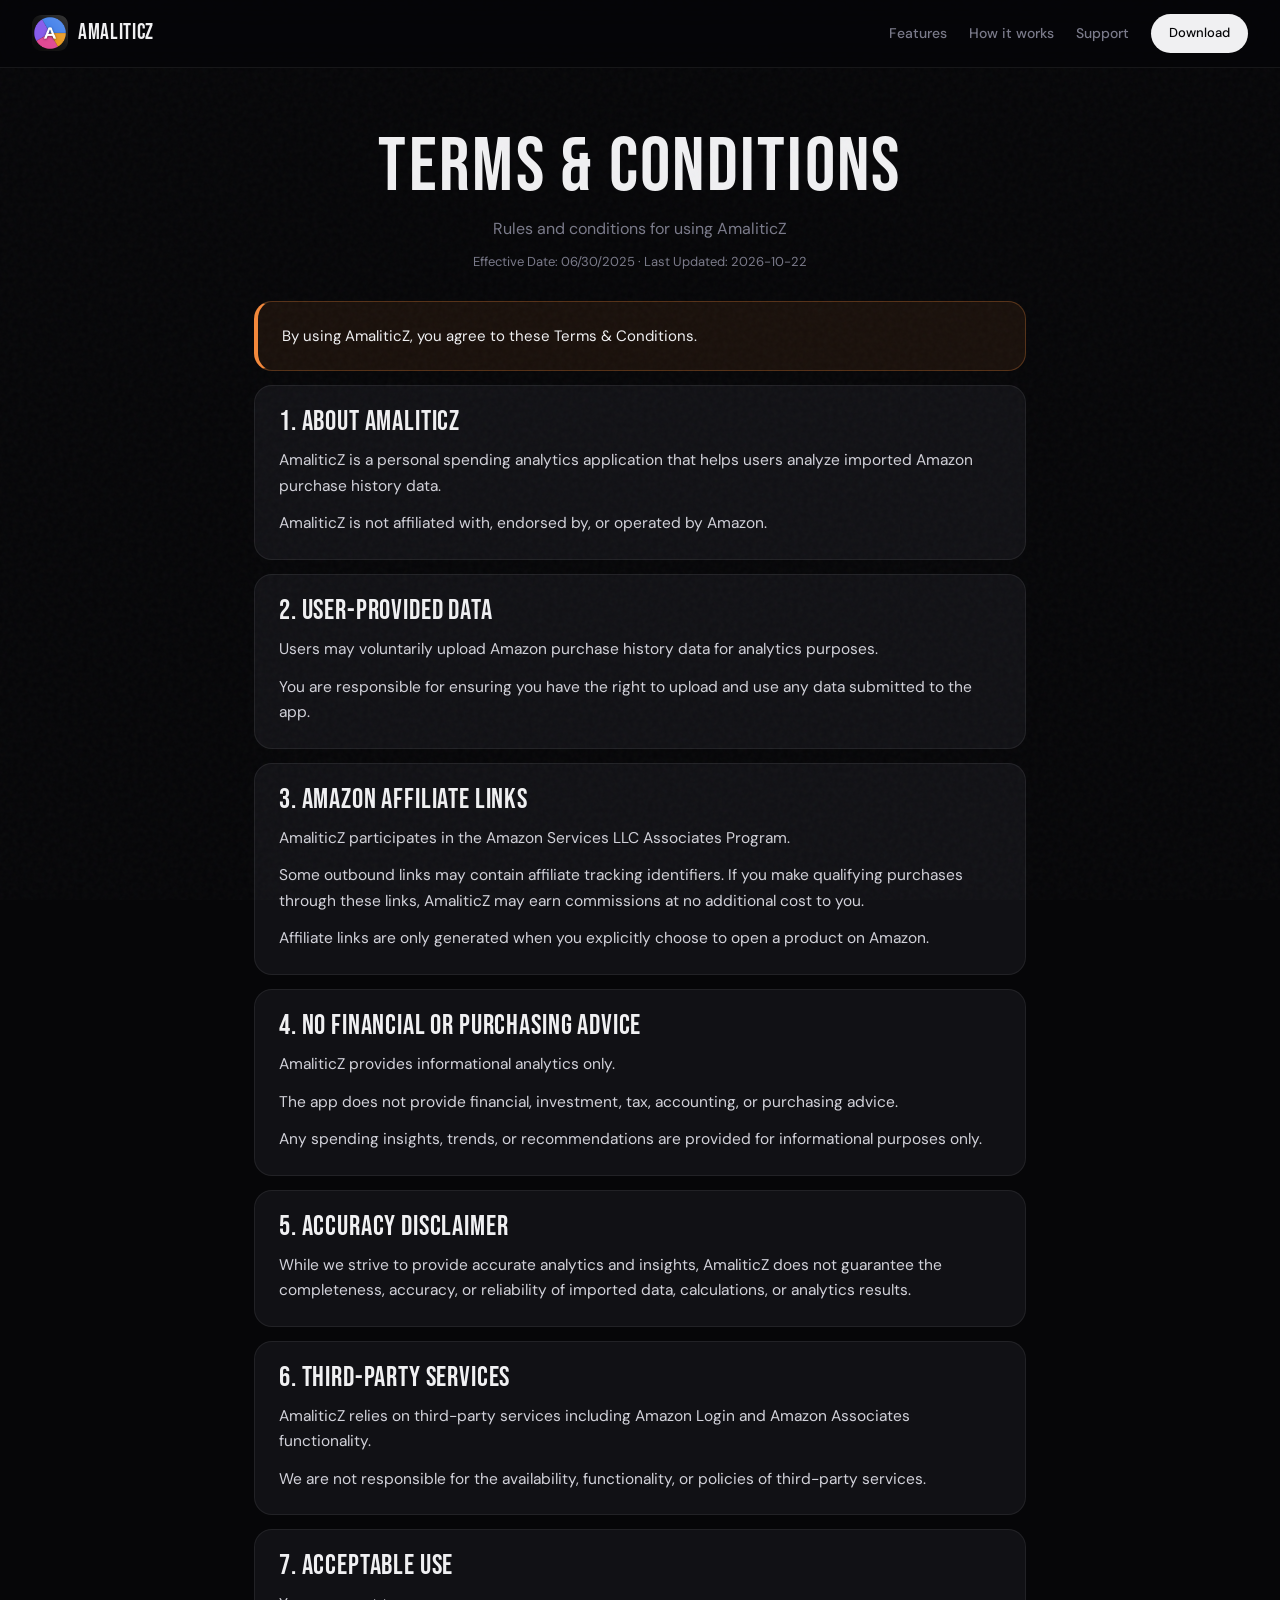
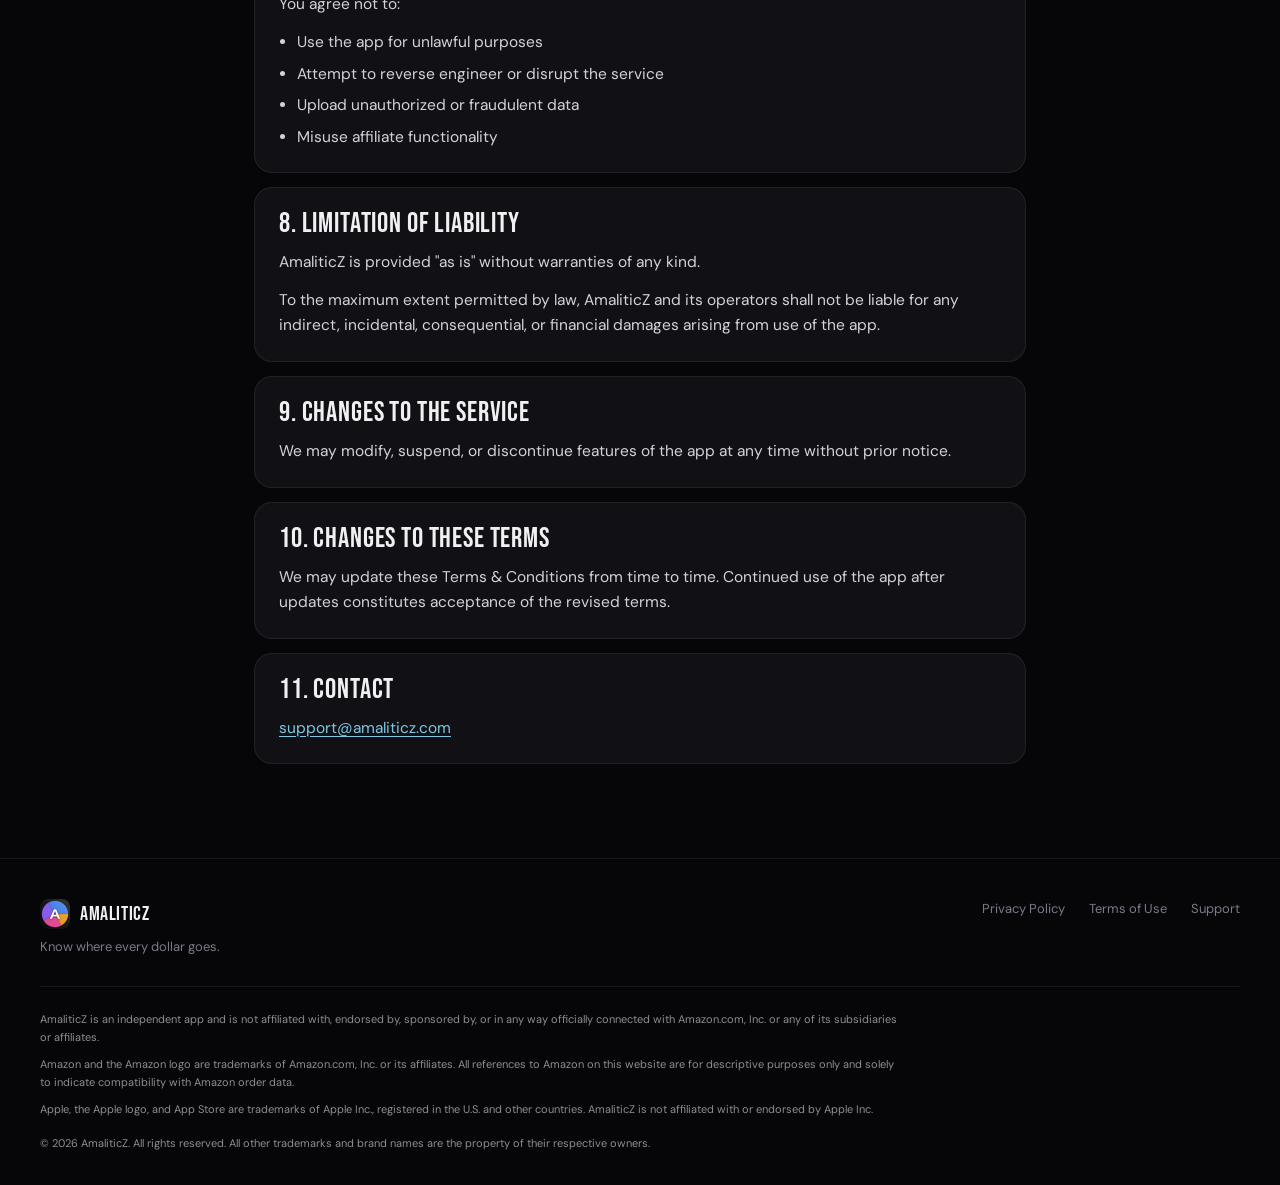
<file: terms/index.html>
<!DOCTYPE html>
<html lang="en">
<head>
  <meta charset="UTF-8">
  <meta name="viewport" content="width=device-width, initial-scale=1.0">
  <script>document.documentElement.classList.add("js");</script>
  <title>Terms &amp; Conditions – AmaliticZ</title>
  <meta name="description" content="Rules and conditions for using AmaliticZ.">
  <meta name="theme-color" content="#060608">
  <link rel="icon" href="../Amaliticz_Icon.png" type="image/png">
  <link rel="apple-touch-icon" href="../Amaliticz_Icon.png">
  <link rel="preconnect" href="https://fonts.googleapis.com">
  <link rel="preconnect" href="https://fonts.gstatic.com" crossorigin>
  <link href="https://fonts.googleapis.com/css2?family=Bebas+Neue&family=DM+Sans:ital,wght@0,300;0,400;0,500;0,600;0,700;1,300&display=swap" rel="stylesheet">
  <link rel="stylesheet" href="../assets/site.css">
</head>
<body>

<nav class="site-nav" aria-label="Primary">
  <a class="nav-logo" href="/">
    <img src="../Amaliticz_Icon.png" width="36" height="36" alt="">
    <span>AmaliticZ</span>
  </a>
  <div class="nav-links">
    <a href="/#features">Features</a>
    <a href="/#how-it-works">How it works</a>
    <a href="/support">Support</a>
  </div>
  <a class="nav-cta" href="/#download">Download</a>
</nav>

<main class="legal">
  <header class="legal-header">
    <h1>Terms &amp; Conditions</h1>
    <p class="legal-lead">Rules and conditions for using AmaliticZ</p>
    <p class="legal-meta">Effective Date: 06/30/2025 · Last Updated: 2026-10-22</p>
  </header>

  <div class="legal-notice">
    By using AmaliticZ, you agree to these Terms &amp; Conditions.
  </div>

  <section class="legal-card">
    <h2>1. About AmaliticZ</h2>
    <p>AmaliticZ is a personal spending analytics application that helps users analyze imported Amazon purchase history data.</p>
    <p>AmaliticZ is not affiliated with, endorsed by, or operated by Amazon.</p>
  </section>

  <section class="legal-card">
    <h2>2. User-Provided Data</h2>
    <p>Users may voluntarily upload Amazon purchase history data for analytics purposes.</p>
    <p>You are responsible for ensuring you have the right to upload and use any data submitted to the app.</p>
  </section>

  <section class="legal-card">
    <h2>3. Amazon Affiliate Links</h2>
    <p>AmaliticZ participates in the Amazon Services LLC Associates Program.</p>
    <p>Some outbound links may contain affiliate tracking identifiers. If you make qualifying purchases through these links, AmaliticZ may earn commissions at no additional cost to you.</p>
    <p>Affiliate links are only generated when you explicitly choose to open a product on Amazon.</p>
  </section>

  <section class="legal-card">
    <h2>4. No Financial or Purchasing Advice</h2>
    <p>AmaliticZ provides informational analytics only.</p>
    <p>The app does not provide financial, investment, tax, accounting, or purchasing advice.</p>
    <p>Any spending insights, trends, or recommendations are provided for informational purposes only.</p>
  </section>

  <section class="legal-card">
    <h2>5. Accuracy Disclaimer</h2>
    <p>While we strive to provide accurate analytics and insights, AmaliticZ does not guarantee the completeness, accuracy, or reliability of imported data, calculations, or analytics results.</p>
  </section>

  <section class="legal-card">
    <h2>6. Third-Party Services</h2>
    <p>AmaliticZ relies on third-party services including Amazon Login and Amazon Associates functionality.</p>
    <p>We are not responsible for the availability, functionality, or policies of third-party services.</p>
  </section>

  <section class="legal-card">
    <h2>7. Acceptable Use</h2>
    <p>You agree not to:</p>
    <ul>
      <li>Use the app for unlawful purposes</li>
      <li>Attempt to reverse engineer or disrupt the service</li>
      <li>Upload unauthorized or fraudulent data</li>
      <li>Misuse affiliate functionality</li>
    </ul>
  </section>

  <section class="legal-card">
    <h2>8. Limitation of Liability</h2>
    <p>AmaliticZ is provided "as is" without warranties of any kind.</p>
    <p>To the maximum extent permitted by law, AmaliticZ and its operators shall not be liable for any indirect, incidental, consequential, or financial damages arising from use of the app.</p>
  </section>

  <section class="legal-card">
    <h2>9. Changes to the Service</h2>
    <p>We may modify, suspend, or discontinue features of the app at any time without prior notice.</p>
  </section>

  <section class="legal-card">
    <h2>10. Changes to These Terms</h2>
    <p>We may update these Terms &amp; Conditions from time to time. Continued use of the app after updates constitutes acceptance of the revised terms.</p>
  </section>

  <section class="legal-card">
    <h2>11. Contact</h2>
    <p><a href="mailto:support@amaliticz.com">support@amaliticz.com</a></p>
  </section>
</main>

<footer class="site-footer">
  <div class="footer-top">
    <div class="footer-brand">
      <a class="footer-logo" href="/">
        <img src="../Amaliticz_Icon.png" width="30" height="30" alt="">
        <span>AmaliticZ</span>
      </a>
      <p class="footer-tagline">Know where every dollar goes.</p>
    </div>
    <nav class="footer-links" aria-label="Footer">
      <a href="/privacy">Privacy Policy</a>
      <a href="/terms">Terms of Use</a>
      <a href="https://www.amaliticz.com/support">Support</a>
    </nav>
  </div>
  <div class="footer-divider"></div>
  <div class="footer-legal">
    <p>AmaliticZ is an independent app and is not affiliated with, endorsed by, sponsored by, or in any way officially connected with Amazon.com, Inc. or any of its subsidiaries or affiliates.</p>
    <p>Amazon and the Amazon logo are trademarks of Amazon.com, Inc. or its affiliates. All references to Amazon on this website are for descriptive purposes only and solely to indicate compatibility with Amazon order data.</p>
    <p>Apple, the Apple logo, and App Store are trademarks of Apple Inc., registered in the U.S. and other countries. AmaliticZ is not affiliated with or endorsed by Apple Inc.</p>
    <p class="footer-copy">&copy; 2026 AmaliticZ. All rights reserved. All other trademarks and brand names are the property of their respective owners.</p>
  </div>
</footer>

</body>
</html>
</file>
<file: assets/site.css>
/* Shared AmaliticZ site styles. Plain CSS, no build step. */

*, *::before, *::after { box-sizing: border-box; margin: 0; padding: 0; }

:root {
  --bg:       #060608;
  --surface:  #111115;
  --surface2: #2c2c2e;
  --card:     #1c1c1e;
  --border:   rgba(255,255,255,0.07);
  --text:     #f0f0f2;
  --muted:    #7a7a8a;
  --muted2:   #8e8e93;
  --orange:   #f4883a;
  --blue:     #5ab4f5;
  --teal:     #4ecdc4;
  --mint:     #7ed8c0;
  --pink:     #f48fb1;
  --yellow:   #f4c542;
  --magenta:  #c966cc;
  --red:      #e8566a;
  --sky:      #7ec8e3;
  --coral:    #e87a5a;
  --radius:   18px;
}

html {
  scroll-behavior: smooth;
  color-scheme: dark;
  scroll-padding-top: 108px;
}

body {
  background: var(--bg);
  color: var(--text);
  font-family: "DM Sans", sans-serif;
  font-weight: 400;
  font-size: 16px;
  line-height: 1.6;
  min-height: 100dvh;
}

body::before {
  content: "";
  position: fixed;
  inset: 0;
  background-image: url("data:image/svg+xml,%3Csvg viewBox='0 0 200 200' xmlns='http://www.w3.org/2000/svg'%3E%3Cfilter id='n'%3E%3CfeTurbulence type='fractalNoise' baseFrequency='0.9' numOctaves='4' stitchTiles='stitch'/%3E%3C/filter%3E%3Crect width='100%25' height='100%25' filter='url(%23n)' opacity='1'/%3E%3C/svg%3E");
  opacity: 0.035;
  pointer-events: none;
  z-index: 40;
}

h1, h2, h3, .nav-logo span, .footer-logo span, .section-title {
  font-family: "Bebas Neue", sans-serif;
  font-weight: 400;
  letter-spacing: 0.03em;
}

button, input, select, textarea { font-family: inherit; color: inherit; }

a { color: var(--sky); }

:focus-visible {
  outline: 2px solid var(--orange);
  outline-offset: 3px;
}

:focus:not(:focus-visible) { outline: none; }

/* ── NAV ── */
.site-nav {
  position: fixed;
  top: 0;
  left: 0;
  right: 0;
  z-index: 100;
  display: flex;
  align-items: center;
  gap: 12px 22px;
  padding: 14px 32px;
  background: rgba(6, 6, 8, 0.9);
  backdrop-filter: blur(16px);
  -webkit-backdrop-filter: blur(16px);
  border-bottom: 1px solid var(--border);
}

.nav-logo, .footer-logo {
  display: flex;
  align-items: center;
  gap: 10px;
  text-decoration: none;
  color: var(--text);
  flex-shrink: 0;
}

.nav-logo img, .footer-logo img {
  width: 36px;
  height: 36px;
  border-radius: 9px;
  display: block;
}

.footer-logo img { width: 30px; height: 30px; border-radius: 8px; }

.nav-logo span { font-size: 22px; line-height: 1; color: var(--text); }

.nav-links {
  display: flex;
  align-items: center;
  gap: 22px;
  margin-left: auto;
}

.nav-links a {
  color: var(--muted);
  text-decoration: none;
  font-size: 14px;
  font-weight: 500;
  padding: 8px 0;
  white-space: nowrap;
}

.nav-links a:hover { color: var(--text); }

.nav-cta {
  background: var(--text);
  color: var(--bg);
  font-size: 13px;
  font-weight: 500;
  padding: 9px 18px;
  border-radius: 100px;
  text-decoration: none;
  white-space: nowrap;
  flex-shrink: 0;
}

.nav-cta:hover { opacity: 0.85; }
.nav-cta:visited { color: var(--bg); }

/* ── STORE BADGES ── */
.store-row {
  display: flex;
  flex-wrap: wrap;
  align-items: center;
  justify-content: center;
  gap: 12px;
  width: 100%;
  max-width: 100%;
  min-width: 0;
}

.store-btn {
  display: inline-block;
  background: transparent;
  color: #000;
  text-decoration: none;
  padding: 0;
  border-radius: 14px;
  line-height: 0;
  max-width: 100%;
  transition: transform 0.2s;
}

.store-btn:visited { color: #000; }
.store-btn:hover { transform: translateY(-2px); }

.store-btn svg {
  width: 210px;
  max-width: calc(100vw - 48px);
  height: auto;
  display: block;
}

/* ── FOOTER ── */
.site-footer {
  position: relative;
  z-index: 1;
  border-top: 1px solid var(--border);
  padding: 40px 40px 32px;
  background: var(--bg);
}

.footer-top {
  display: flex;
  align-items: flex-start;
  justify-content: space-between;
  flex-wrap: wrap;
  gap: 24px;
  margin-bottom: 28px;
}

.footer-logo { margin-bottom: 8px; }
.footer-logo span { font-size: 20px; line-height: 1; }
.footer-tagline { font-size: 13px; color: var(--muted); }

.footer-links {
  display: flex;
  gap: 24px;
  align-items: center;
  flex-wrap: wrap;
}

.site-footer a {
  color: var(--muted);
  text-decoration: none;
  font-size: 13px;
}

.site-footer a:hover { color: var(--text); }

.site-footer .footer-logo,
.site-footer .footer-logo:hover,
.site-footer .footer-logo span {
  color: var(--text);
  font-size: 20px;
}

.footer-divider { height: 1px; background: var(--border); margin-bottom: 24px; }

.footer-legal { display: flex; flex-direction: column; gap: 10px; }

.footer-legal p,
.footer-copy {
  font-size: 11px;
  color: var(--muted2);
  line-height: 1.6;
  max-width: 860px;
}

.footer-copy { margin-top: 6px; }

/* ── DONUT SEGMENTS ──
   Drawn in full by default so the chart is visible with no JavaScript.
   The draw animation runs only after JS adds .js and motion is allowed. */
.seg { stroke-dasharray: var(--len) 1000; }

/* ── LEGAL PAGES ── */
.legal {
  position: relative;
  z-index: 1;
  max-width: 820px;
  margin: 0 auto;
  padding: 132px 24px 80px;
}

.legal-header { text-align: center; margin-bottom: 28px; }

.legal-header h1 {
  font-size: clamp(48px, 8vw, 76px);
  line-height: 0.95;
  color: var(--text);
}

.legal-lead {
  color: var(--muted);
  margin-top: 12px;
  font-size: 16px;
}

.legal-meta {
  color: var(--muted);
  font-size: 13px;
  margin-top: 10px;
}

.legal-notice,
.legal-card {
  background: var(--surface);
  border: 1px solid var(--border);
  border-radius: 18px;
  padding: 22px 24px;
  margin-bottom: 14px;
}

.legal-notice {
  background: rgba(244, 136, 58, 0.08);
  border-color: rgba(244, 136, 58, 0.28);
  border-left: 4px solid var(--orange);
  color: var(--text);
  font-size: 15px;
  line-height: 1.65;
}

.legal-notice strong {
  font-family: "DM Sans", sans-serif;
  font-weight: 600;
  letter-spacing: 0;
}

.legal-card h2 {
  font-size: 28px;
  line-height: 1;
  color: var(--text);
  margin-bottom: 12px;
}

.legal-card p,
.legal-card li {
  color: #d2d2da;
  font-size: 15.5px;
  line-height: 1.65;
  overflow-wrap: break-word;
}

.legal-card p + p,
.legal-card ul,
.legal-card .small { margin-top: 12px; }

.legal-card ul { padding-left: 1.15em; }
.legal-card li + li { margin-top: 6px; }

.legal-card strong {
  color: var(--text);
  font-weight: 600;
  font-family: "DM Sans", sans-serif;
  letter-spacing: 0;
}

.legal-card .small { color: var(--muted); font-size: 14px; }

.legal a {
  color: var(--sky);
  text-decoration: underline;
  text-underline-offset: 3px;
}

.legal a:hover { color: var(--text); }

/* ── APP PAGES (support, reset, verified) ── */
.app-body {
  min-height: 100dvh;
  display: flex;
  flex-direction: column;
}

.app-main {
  position: relative;
  z-index: 1;
  flex: 1 0 auto;
  display: flex;
  flex-direction: column;
  align-items: center;
  justify-content: safe center;
  width: 100%;
  padding: 48px 18px 36px;
}

/* ── MOTION ── */
@media (prefers-reduced-motion: no-preference) {
  html.js .seg {
    stroke-dasharray: 0 1000;
    animation: draw 1.25s cubic-bezier(.22, 1, .36, 1) forwards;
  }
}

@media (prefers-reduced-motion: reduce) {
  html { scroll-behavior: auto; }

  *, *::before, *::after {
    animation-duration: 0.01ms !important;
    animation-delay: 0s !important;
    animation-iteration-count: 1 !important;
    transition-duration: 0.01ms !important;
    scroll-behavior: auto !important;
  }

  .store-btn:hover { transform: none; }
}

@keyframes draw {
  to { stroke-dasharray: var(--len) 1000; }
}

@keyframes fade-up {
  from { opacity: 0; transform: translateY(16px); }
  to   { opacity: 1; transform: translateY(0); }
}

@keyframes bar-grow {
  from { transform: scaleX(0); }
  to   { transform: scaleX(1); }
}

@media (max-width: 720px) {
  .site-nav {
    flex-wrap: wrap;
    padding: 12px 16px 10px;
    gap: 4px 12px;
  }

  .nav-links {
    order: 3;
    flex: 1 0 100%;
    margin-left: 0;
    gap: 16px;
  }

  .nav-cta { margin-left: auto; }

  .legal { padding: 148px 16px 56px; }
  .legal-notice, .legal-card { padding: 18px 16px; }

  .site-footer { padding: 32px 20px 24px; }
  .footer-top { flex-direction: column; gap: 20px; }
  .footer-links { gap: 16px; }

  .store-row { flex-direction: column; align-items: center; }
}

@media (max-width: 380px) {
  .nav-links { gap: 12px; }
  .nav-links a { font-size: 13px; }
}
</file>
